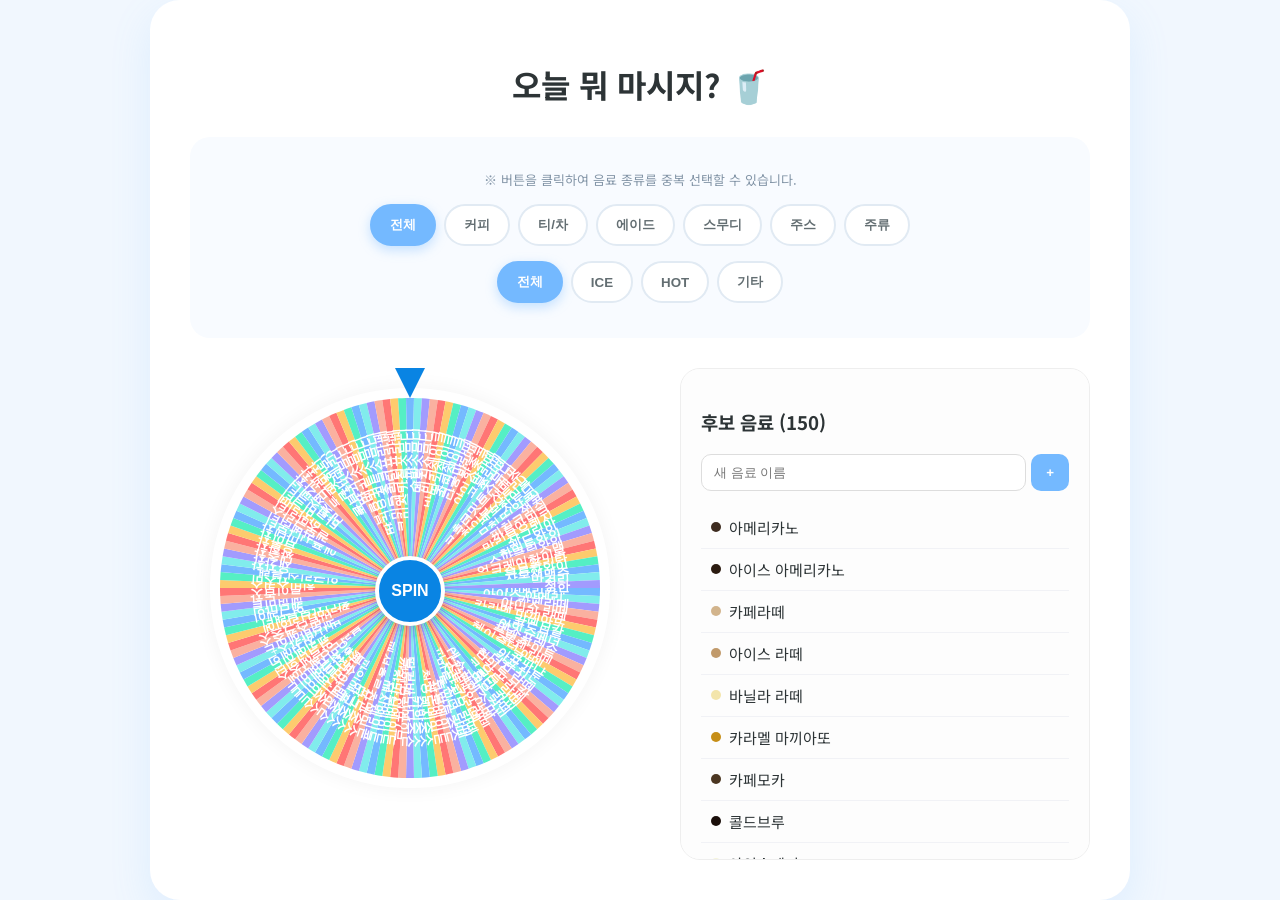
<file: drinks.html>
<!DOCTYPE html>
<html lang="ko">
<head>
    <meta charset="UTF-8">
    <meta name="viewport" content="width=device-width, initial-scale=1.0">
    <title>오늘 뭐 마시지? | 프리미엄 음료 추천</title>
    <link rel="stylesheet" href="drinkStyle.css">
    <link href="https://fonts.googleapis.com/css2?family=Noto+Sans+KR:wght@400;700&display=swap" rel="stylesheet">
    <style>
        :root { --main-color: #74b9ff; }
        h1 { color: #2d3436; text-align: center; }
        .filter-btn.active { background-color: var(--main-color) !important; border-color: var(--main-color) !important; }
        #spin-btn { background-color: #0984e3; }
        
        /* 새로운 결과 표시 스타일: 모달을 대체함 */
        #result-display {
            margin-top: 20px;
            padding: 20px;
            text-align: center;
            background: #fff;
            border-radius: 15px;
            box-shadow: 0 4px 15px rgba(0,0,0,0.1);
            display: none; /* 결과가 나올 때만 보임 */
            border: 3px solid var(--main-color);
        }
        #result-name { font-size: 1.8rem; font-weight: bold; color: #0984e3; margin-bottom: 10px; }
        .celebration { font-size: 1.2rem; color: #636e72; }
    </style>
</head>
<body>
    <div class="container">
        <h1>오늘 뭐 마시지? 🥤</h1>
        
        <div class="filter-section">
            <p class="filter-guide">※ 버튼을 클릭하여 음료 종류를 중복 선택할 수 있습니다.</p>
            <div class="tabs category-tabs">
                <button class="filter-btn active" onclick="toggleFilter('cat', 'all', this)">전체</button>
                <button class="filter-btn" onclick="toggleFilter('cat', 'coffee', this)">커피</button>
                <button class="filter-btn" onclick="toggleFilter('cat', 'tea', this)">티/차</button>
                <button class="filter-btn" onclick="toggleFilter('cat', 'ade', this)">에이드</button>
                <button class="filter-btn" onclick="toggleFilter('cat', 'smoothie', this)">스무디</button>
                <button class="filter-btn" onclick="toggleFilter('cat', 'juice', this)">주스</button>
                <button class="filter-btn" onclick="toggleFilter('cat', 'alcohol', this)">주류</button>
            </div>
            <div class="tabs type-tabs">
                <button class="filter-btn active" onclick="toggleFilter('type', 'all', this)">전체</button>
                <button class="filter-btn" onclick="toggleFilter('type', 'ice', this)">ICE</button>
                <button class="filter-btn" onclick="toggleFilter('type', 'hot', this)">HOT</button>
                <button class="filter-btn" onclick="toggleFilter('type', 'etc', this)">기타</button>
            </div>
        </div>

        <div class="main-content">
            <div class="roulette-wrapper">
                <div class="arrow"></div>
                <div class="canvas-container">
                    <canvas id="rouletteCanvas" width="400" height="400"></canvas>
                    <button id="spin-btn" onclick="spinRoulette()">SPIN</button>
                </div>
                
                <!-- 결과 모달 대신 나타날 영역 -->
                <div id="result-display">
                    <div class="celebration">✨ 오늘의 추천 음료 ✨</div>
                    <div id="result-name">메뉴 이름</div>
                    <button class="filter-btn" onclick="this.parentElement.style.display='none'">다시 뽑기</button>
                </div>
            </div>
            
            <div class="list-container">
                <div class="list-header">
                    <h3>후보 음료 (<span id="menu-count">0</span>)</h3>
                    <div class="add-menu-box">
                        <input type="text" id="add-input" placeholder="새 음료 이름">
                        <button onclick="addNewMenu()">+</button>
                    </div>
                </div>
                <ul id="menu-list"></ul>
            </div>
        </div>
    </div>

    <script src="drinkData.js"></script>
    <script src="drinkScript.js"></script>
    <script>
        // 기존 drinkScript.js에서 모달을 띄우는 함수(showResult 등)가 있다면
        // 아래 코드를 참고하여 그 함수 내부를 수정해야 합니다.
        function displayFinalResult(selectedMenu) {
            const display = document.getElementById('result-display');
            const nameField = document.getElementById('result-name');
            
            display.style.display = 'block';
            nameField.innerText = selectedMenu;
            
            // 화면이 자동으로 결과창으로 스크롤되게 함
            display.scrollIntoView({ behavior: 'smooth' });
        }
    </script>
</body>
</html>
</file>
<file: drinkStyle.css>
/* 1. 기본 스타일 및 테마 설정 */
:root {
    --primary-blue: #74b9ff;      /* 메인 포인트 블루 */
    --secondary-blue: #0984e3;    /* 강조 버튼 블루 */
    --bg-light: #f1f7fe;          /* 부드러운 배경색 */
    --text-dark: #2d3436;         /* 기본 텍스트색 */
    --white: #ffffff;
}

body {
    font-family: 'Noto Sans KR', sans-serif;
    background-color: var(--bg-light);
    color: var(--text-dark);
    margin: 0;
    display: flex;
    justify-content: center;
    align-items: center;
    min-height: 100vh;
}

.container {
    width: 90%;
    max-width: 900px;
    background: var(--white);
    padding: 40px;
    border-radius: 30px;
    box-shadow: 0 15px 40px rgba(116, 185, 255, 0.15);
    text-align: center;
}

h1 {
    font-weight: 700;
    margin-bottom: 30px;
    color: var(--secondary-blue);
}

/* 2. 필터 섹션 및 탭 */
.filter-section {
    margin-bottom: 30px;
    padding: 20px;
    background: #f8fbff;
    border-radius: 20px;
}

.filter-guide {
    font-size: 13px;
    color: #8395a7;
    margin-bottom: 15px;
}

.tabs {
    display: flex;
    justify-content: center;
    gap: 8px;
    flex-wrap: wrap;
    margin-bottom: 15px;
}

.filter-btn {
    padding: 10px 18px;
    border: 2px solid #e1eaf3;
    border-radius: 50px;
    background: white;
    font-weight: 700;
    cursor: pointer;
    transition: all 0.2s ease;
    color: #636e72;
}

.filter-btn.active {
    background-color: var(--primary-blue);
    color: white;
    border-color: var(--primary-blue);
    box-shadow: 0 4px 12px rgba(116, 185, 255, 0.4);
}

/* 3. 메인 레이아웃 (룰렛 + 리스트) */
.main-content {
    display: flex;
    justify-content: center;
    align-items: flex-start;
    gap: 50px;
    flex-wrap: wrap;
}

.roulette-wrapper {
    position: relative;
    padding: 20px;
}

.arrow {
    position: absolute;
    top: 0;
    left: 50%;
    transform: translateX(-50%);
    width: 0; height: 0;
    border-left: 15px solid transparent;
    border-right: 15px solid transparent;
    border-top: 30px solid var(--secondary-blue);
    z-index: 10;
}

.canvas-container {
    position: relative;
}

#rouletteCanvas {
    border-radius: 50%;
    box-shadow: 0 0 20px rgba(0,0,0,0.05);
}

#spin-btn {
    position: absolute;
    top: 50%;
    left: 50%;
    transform: translate(-50%, -50%);
    width: 70px;
    height: 70px;
    border-radius: 50%;
    border: 4px solid var(--white);
    background: var(--secondary-blue);
    color: var(--white);
    font-weight: 800;
    font-size: 16px;
    cursor: pointer;
    box-shadow: 0 4px 15px rgba(0,0,0,0.2);
    transition: transform 0.1s;
    z-index: 5;
}

#spin-btn:active { transform: translate(-50%, -50%) scale(0.9); }

/* 4. [중요] 새로운 결과 표시 영역 (기존 모달 대체) */
#result-display {
    margin-top: 30px;
    padding: 30px;
    background: var(--white);
    border-radius: 25px;
    border: 4px solid var(--primary-blue);
    box-shadow: 0 10px 25px rgba(0,0,0,0.08);
    display: none; /* 결과가 나올 때만 표시 */
    animation: slideUp 0.5s ease-out;
}

@keyframes slideUp {
    from { opacity: 0; transform: translateY(20px); }
    to { opacity: 1; transform: translateY(0); }
}

.celebration {
    font-size: 14px;
    color: #8395a7;
    margin-bottom: 10px;
    font-weight: bold;
    letter-spacing: 2px;
}

#result-name {
    font-size: 2.2rem;
    font-weight: 800;
    color: var(--secondary-blue);
    margin-bottom: 20px;
}

/* 5. 후보 메뉴 리스트 스타일 */
.list-container {
    flex: 1;
    min-width: 250px;
    max-height: 450px;
    overflow-y: auto;
    text-align: left;
    padding: 20px;
    background: #fdfdfd;
    border: 1px solid #eee;
    border-radius: 20px;
}

#menu-list {
    list-style: none;
    padding: 0;
}

#menu-list li {
    padding: 10px;
    border-bottom: 1px solid #f1f2f6;
    display: flex;
    align-items: center;
    font-size: 15px;
}

.add-menu-box {
    display: flex;
    gap: 5px;
    margin-bottom: 15px;
}

#add-input {
    flex: 1;
    padding: 10px 12px;
    border: 1px solid #ddd;
    border-radius: 10px;
}

.add-menu-box button {
    background: var(--primary-blue);
    color: white;
    border: none;
    padding: 0 15px;
    border-radius: 10px;
    cursor: pointer;
    font-weight: bold;
}

/* 모달 관련 코드는 완전히 제거되었습니다. */
</file>
